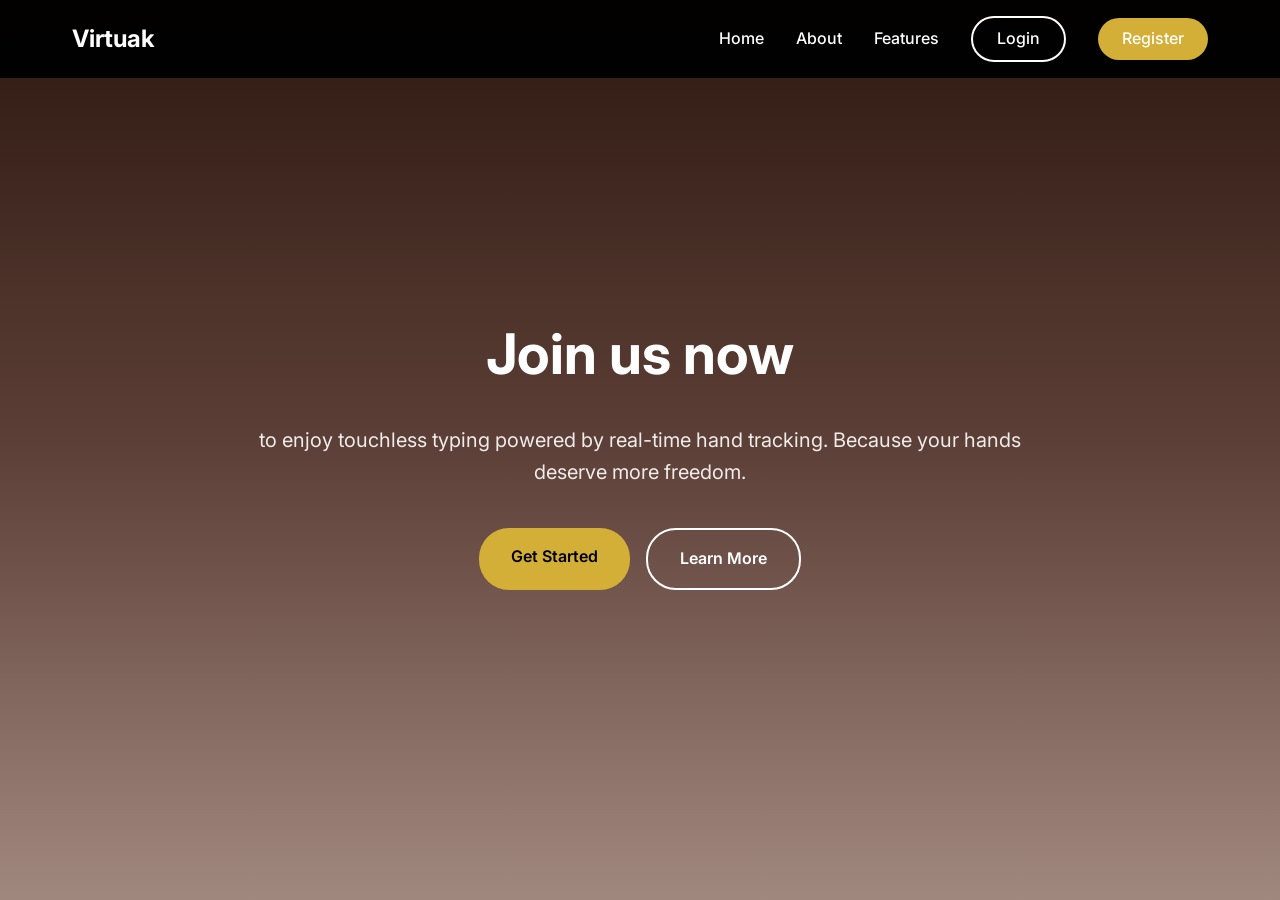
<file: Virtual-Keyboard-main/Virtuak/Virtuak/index.html>
<!DOCTYPE html>
<html lang="en">
<head>
    <meta charset="UTF-8">
    <meta name="viewport" content="width=device-width, initial-scale=1.0">
    <title>Virtuak - Touchless Typing</title>
    <link rel="stylesheet" href="styles.css">
    <link href="https://fonts.googleapis.com/css2?family=Inter:wght@300;400;500;600;700&display=swap" rel="stylesheet">
</head>
<body>
    <nav class="navbar">
        <div class="nav-container">
            <div class="nav-logo">
                <h2>Virtuak</h2>
            </div>
            <div class="nav-links">
                <a href="#home">Home</a>
                <a href="#about">About</a>
                <a href="#features">Features</a>
                <a href="login.html" class="btn-login">Login</a>
                <a href="register.html" class="btn-register">Register</a>
            </div>
        </div>
    </nav>

    <main class="hero-section-full">
        <div class="hero-content-full">
            <h1>Join us now</h1>
            <p>to enjoy touchless typing powered by real-time hand tracking. Because your hands deserve more freedom.</p>
            <div class="hero-buttons">
                <a href="register.html" class="btn-primary">Get Started</a>
                <a href="#learn-more" class="btn-secondary">Learn More</a>
            </div>
        </div>
    </main>

    <script src="script.js"></script>
</body>
</html>
</file>
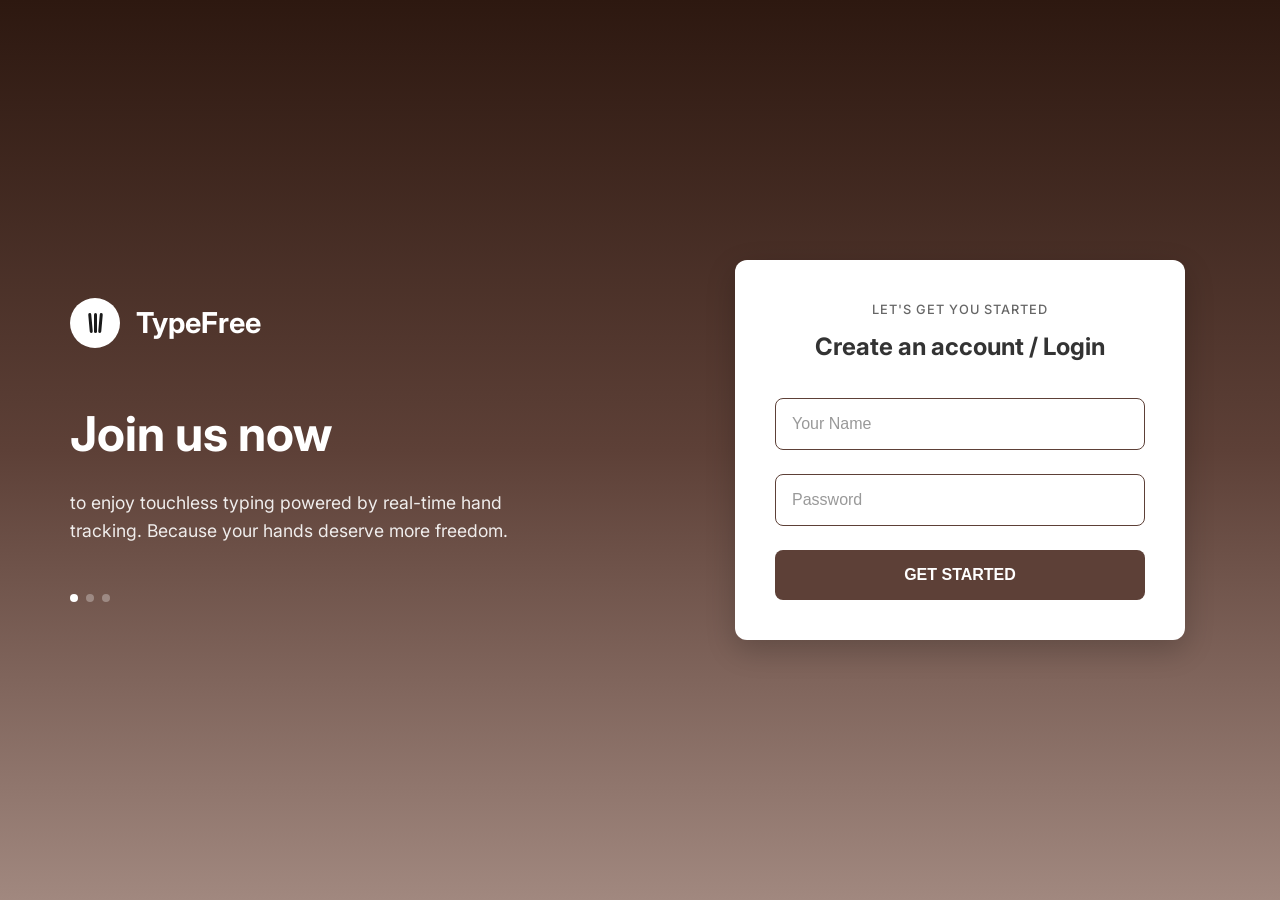
<file: Virtual-Keyboard-main/Virtuak/Virtuak/login.html>
<!DOCTYPE html>
<html lang="en">
<head>
    <meta charset="UTF-8">
    <meta name="viewport" content="width=device-width, initial-scale=1.0">
    <title>Login - TypeFree</title>
    <link rel="stylesheet" href="styles.css">
    <link href="https://fonts.googleapis.com/css2?family=Inter:wght@300;400;500;600;700&display=swap" rel="stylesheet">
</head>
<body class="split-layout">
    <div class="split-container">
        <!-- Left Section - Hero Content -->
        <div class="hero-section">
            <div class="hero-content">
                <div class="logo-section">
                    <div class="logo">
                        <div class="logo-lines">
                            <div class="line"></div>
                            <div class="line"></div>
                            <div class="line"></div>
                        </div>
                    </div>
                    <h1 class="brand-name">TypeFree</h1>
                </div>
                
                <div class="hero-text">
                    <h2>Join us now</h2>
                    <p>to enjoy touchless typing powered by real-time hand tracking. Because your hands deserve more freedom.</p>
                </div>
                
                <div class="navigation-dots">
                    <div class="dot active"></div>
                    <div class="dot"></div>
                    <div class="dot"></div>
                </div>
            </div>
        </div>

        <!-- Right Section - Login Form -->
        <div class="form-section">
            <div class="form-container">
                <div class="form-header">
                    <p class="form-subtitle">LET'S GET YOU STARTED</p>
                    <h3>Create an account / Login</h3>
                </div>
                
                <form class="auth-form" id="loginForm">
                    <div class="form-group">
                        <input type="text" id="name" name="name" placeholder="Your Name" required>
                    </div>
                    
                    <div class="form-group">
                        <input type="password" id="password" name="password" placeholder="Password" required>
                    </div>
                    
                    <button type="submit" class="btn-submit">GET STARTED</button>
                </form>
            </div>
        </div>
    </div>

    <script src="script.js"></script>
</body>
</html>
</file>
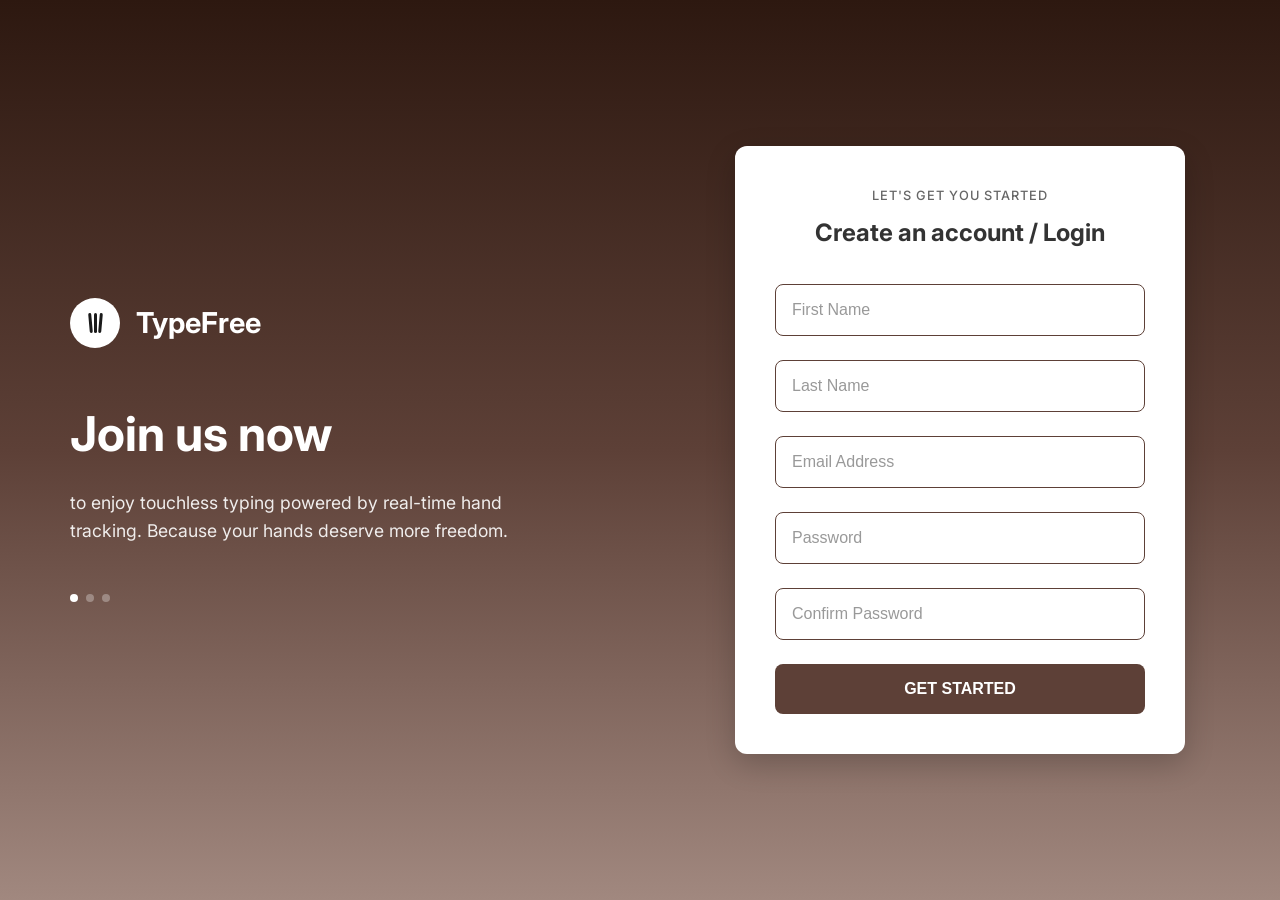
<file: Virtual-Keyboard-main/Virtuak/Virtuak/register.html>
<!DOCTYPE html>
<html lang="en">
<head>
    <meta charset="UTF-8">
    <meta name="viewport" content="width=device-width, initial-scale=1.0">
    <title>Register - TypeFree</title>
    <link rel="stylesheet" href="styles.css">
    <link href="https://fonts.googleapis.com/css2?family=Inter:wght@300;400;500;600;700&display=swap" rel="stylesheet">
</head>
<body class="split-layout">
    <div class="split-container">
        <!-- Left Section - Hero Content -->
        <div class="hero-section">
            <div class="hero-content">
                <div class="logo-section">
                    <div class="logo">
                        <div class="logo-lines">
                            <div class="line"></div>
                            <div class="line"></div>
                            <div class="line"></div>
                        </div>
                    </div>
                    <h1 class="brand-name">TypeFree</h1>
                </div>
                
                <div class="hero-text">
                    <h2>Join us now</h2>
                    <p>to enjoy touchless typing powered by real-time hand tracking. Because your hands deserve more freedom.</p>
                </div>
                
                <div class="navigation-dots">
                    <div class="dot active"></div>
                    <div class="dot"></div>
                    <div class="dot"></div>
                </div>
            </div>
        </div>

        <!-- Right Section - Registration Form -->
        <div class="form-section">
            <div class="form-container">
                <div class="form-header">
                    <p class="form-subtitle">LET'S GET YOU STARTED</p>
                    <h3>Create an account / Login</h3>
                </div>
                
                <form class="auth-form" id="registerForm">
                    <div class="form-group">
                        <input type="text" id="firstName" name="firstName" placeholder="First Name" required>
                    </div>
                    
                    <div class="form-group">
                        <input type="text" id="lastName" name="lastName" placeholder="Last Name" required>
                    </div>
                    
                    <div class="form-group">
                        <input type="email" id="email" name="email" placeholder="Email Address" required>
                    </div>
                    
                    <div class="form-group">
                        <input type="password" id="password" name="password" placeholder="Password" required>
                    </div>
                    
                    <div class="form-group">
                        <input type="password" id="confirmPassword" name="confirmPassword" placeholder="Confirm Password" required>
                    </div>
                    
                    <button type="submit" class="btn-submit">GET STARTED</button>
                </form>
            </div>
        </div>
    </div>

    <script src="script.js"></script>
</body>
</html>
</file>
<file: Virtual-Keyboard-main/Virtuak/Virtuak/styles.css>
/* Reset and base styles */
* {
    margin: 0;
    padding: 0;
    box-sizing: border-box;
}

body {
    font-family: 'Inter', sans-serif;
    line-height: 1.6;
    color: #ffffff;
    background: linear-gradient(180deg, #2d1810 0%, #5d4037 50%, #a1887f 100%);
    overflow-x: hidden;
    min-height: 100vh;
}

/* Split Layout */
.split-layout {
    min-height: 100vh;
}

.split-container {
    display: flex;
    min-height: 100vh;
}

/* Left Section - Hero */
.hero-section {
    flex: 1;
    display: flex;
    align-items: center;
    justify-content: center;
    padding: 2rem;
    position: relative;
}

.hero-content {
    max-width: 500px;
    width: 100%;
}

.logo-section {
    display: flex;
    align-items: center;
    margin-bottom: 3rem;
}

.logo {
    width: 50px;
    height: 50px;
    background: #ffffff;
    border-radius: 50%;
    display: flex;
    align-items: center;
    justify-content: center;
    margin-right: 1rem;
}

.logo-lines {
    display: flex;
    gap: 2px;
}

.line {
    width: 3px;
    height: 20px;
    background: #1a1a1a;
    border-radius: 2px;
    transform: rotate(-5deg);
}

.line:nth-child(2) {
    transform: rotate(0deg);
}

.line:nth-child(3) {
    transform: rotate(5deg);
}

.brand-name {
    font-size: 1.8rem;
    font-weight: 700;
    color: #ffffff;
}

.hero-text h2 {
    font-size: 3rem;
    font-weight: 700;
    margin-bottom: 1rem;
    color: #ffffff;
}

.hero-text p {
    font-size: 1.1rem;
    color: #ffffff;
    opacity: 0.9;
    line-height: 1.6;
}

.navigation-dots {
    display: flex;
    gap: 0.5rem;
    margin-top: 3rem;
}

.dot {
    width: 8px;
    height: 8px;
    background: rgba(255, 255, 255, 0.3);
    border-radius: 50%;
    transition: all 0.3s ease;
}

.dot.active {
    background: #ffffff;
}

/* Right Section - Form */
.form-section {
    flex: 1;
    display: flex;
    align-items: center;
    justify-content: center;
    padding: 2rem;
}

.form-container {
    max-width: 450px;
    width: 100%;
    background: #ffffff;
    padding: 2.5rem;
    border-radius: 12px;
    box-shadow: 0 10px 30px rgba(0, 0, 0, 0.2);
}

.form-header {
    text-align: center;
    margin-bottom: 2rem;
}

.form-subtitle {
    font-size: 0.8rem;
    color: #666666;
    font-weight: 500;
    letter-spacing: 1px;
    margin-bottom: 0.5rem;
}

.form-header h3 {
    font-size: 1.5rem;
    font-weight: 700;
    color: #333333;
}

/* Form Styles */
.auth-form {
    width: 100%;
}

.form-group {
    margin-bottom: 1.5rem;
}

.form-group input {
    width: 100%;
    padding: 1rem;
    border: 1px solid #e0e0e0;
    border-radius: 8px;
    background: #ffffff;
    border-color: #5d4037;
    color: #5d4037;
    font-size: 1rem;
    transition: all 0.3s ease;
}

.form-group input:focus {
    outline: none;
    border-color: #5d4037;
    box-shadow: 0 0 0 3px rgba(93, 64, 55, 0.1);
}

.form-group input::placeholder {
    color: #999999;
}

/* Submit Button */
.btn-submit {
    width: 100%;
    padding: 1rem;
    background: #5d4037;
    color: #ffffff;
    border: none;
    border-radius: 8px;
    font-size: 1rem;
    font-weight: 600;
    cursor: pointer;
    transition: all 0.3s ease;
}

.btn-submit:hover {
    background: #8d6e63;
    transform: translateY(-2px);
    box-shadow: 0 10px 25px rgba(0, 0, 0, 0.2);
}

.btn-submit:active {
    transform: translateY(0);
}

/* Navigation */
.navbar {
    position: fixed;
    top: 0;
    width: 100%;
    background: rgba(0, 0, 0, 0.95);
    backdrop-filter: blur(10px);
    z-index: 1000;
    padding: 1rem 0;
}

.nav-container {
    max-width: 1200px;
    margin: 0 auto;
    padding: 0 2rem;
    display: flex;
    justify-content: space-between;
    align-items: center;
}

.nav-logo h2 {
    font-weight: 700;
    font-size: 1.5rem;
    color: #ffffff;
}

.nav-links {
    display: flex;
    gap: 2rem;
    align-items: center;
}

.nav-links a {
    text-decoration: none;
    color: #ffffff;
    font-weight: 500;
    transition: color 0.3s ease;
}

.nav-links a:hover {
    color: #d4af37;
}

.btn-login, .btn-register {
    padding: 0.5rem 1.5rem;
    border-radius: 25px;
    transition: all 0.3s ease;
}

.btn-login {
    border: 2px solid #ffffff;
}

.btn-login:hover {
    background: #ffffff;
    color: #000000;
}

.btn-register {
    background: #d4af37;
    color: #000000;
}

.btn-register:hover {
    background: #b8941f;
    transform: translateY(-2px);
}

/* Hero Section (for index.html) */
.hero-section-full {
    min-height: 100vh;
    display: flex;
    align-items: center;
    justify-content: center;
    text-align: center;
    padding: 0 2rem;
}

.hero-content-full {
    max-width: 800px;
}

.hero-content-full h1 {
    font-size: 3.5rem;
    font-weight: 700;
    margin-bottom: 1.5rem;
    color: #ffffff;
}

.hero-content-full p {
    font-size: 1.25rem;
    font-weight: 400;
    margin-bottom: 2.5rem;
    color: #ffffff;
    opacity: 0.9;
}

.hero-buttons {
    display: flex;
    gap: 1rem;
    justify-content: center;
    flex-wrap: wrap;
}

.btn-primary, .btn-secondary {
    padding: 1rem 2rem;
    border-radius: 30px;
    text-decoration: none;
    font-weight: 600;
    transition: all 0.3s ease;
    display: inline-block;
}

.btn-primary {
    background: #d4af37;
    color: #000000;
}

.btn-primary:hover {
    background: #b8941f;
    transform: translateY(-3px);
    box-shadow: 0 10px 25px rgba(212, 175, 55, 0.3);
}

.btn-secondary {
    border: 2px solid #ffffff;
    color: #ffffff;
}

.btn-secondary:hover {
    background: #ffffff;
    color: #000000;
    transform: translateY(-3px);
}

/* Auth Pages (Legacy styles for backward compatibility) */
.auth-page {
    min-height: 100vh;
    display: flex;
    align-items: center;
    justify-content: center;
    padding: 2rem;
}

.auth-container {
    width: 100%;
    max-width: 450px;
}

.auth-card {
    background: #ffffff;
    border-radius: 20px;
    padding: 3rem 2rem;
    box-shadow: 0 20px 40px rgba(0, 0, 0, 0.1);
    border: 1px solid #e0e0e0;
}

.auth-header {
    text-align: center;
    margin-bottom: 2rem;
}

.auth-header h2 {
    font-size: 2rem;
    font-weight: 700;
    margin-bottom: 0.5rem;
    color: #333333;
}

.auth-header p {
    color: #666666;
    font-size: 0.95rem;
}

/* Form Styles (Legacy) */
.auth-form-legacy {
    margin-bottom: 2rem;
}

.form-row {
    display: grid;
    grid-template-columns: 1fr 1fr;
    gap: 1rem;
}

.form-group label {
    display: block;
    margin-bottom: 0.5rem;
    font-weight: 500;
    color: #333333;
    font-size: 0.9rem;
}

/* Checkbox Styles */
.form-options {
    display: flex;
    justify-content: space-between;
    align-items: center;
    margin-bottom: 1.5rem;
    flex-wrap: wrap;
    gap: 1rem;
}

.checkbox-label {
    display: flex;
    align-items: center;
    cursor: pointer;
    font-size: 0.9rem;
    color: #333333;
}

.checkbox-label input[type="checkbox"] {
    display: none;
}

.checkmark {
    width: 18px;
    height: 18px;
    border: 2px solid #cccccc;
    border-radius: 4px;
    margin-right: 0.5rem;
    position: relative;
    transition: all 0.3s ease;
}

.checkbox-label input[type="checkbox"]:checked + .checkmark {
    background: #d4af37;
    border-color: #d4af37;
}

.checkbox-label input[type="checkbox"]:checked + .checkmark::after {
    content: '✓';
    position: absolute;
    top: 50%;
    left: 50%;
    transform: translate(-50%, -50%);
    color: #000000;
    font-size: 12px;
    font-weight: bold;
}

.forgot-link {
    color: #d4af37;
    text-decoration: none;
    font-size: 0.9rem;
    transition: color 0.3s ease;
}

.forgot-link:hover {
    color: #b8941f;
}

/* Auth Footer */
.auth-footer {
    text-align: center;
    padding-top: 1.5rem;
    border-top: 1px solid #e0e0e0;
}

.auth-footer p {
    margin-bottom: 1rem;
    color: #666666;
}

.auth-footer a {
    color: #d4af37;
    text-decoration: none;
    transition: color 0.3s ease;
}

.auth-footer a:hover {
    color: #b8941f;
}

.back-home {
    display: inline-block;
    margin-top: 1rem;
    color: #999999 !important;
    font-size: 0.9rem;
}

.back-home:hover {
    color: #666666 !important;
}

/* Responsive Design */
@media (max-width: 768px) {
    .split-container {
        flex-direction: column;
    }
    
    .hero-section {
        padding: 2rem 1rem;
        min-height: 50vh;
    }
    
    .form-section {
        padding: 2rem 1rem;
        min-height: 50vh;
    }
    
    .hero-text h2 {
        font-size: 2rem;
    }
    
    .hero-text p {
        font-size: 1rem;
    }
    
    .nav-links {
        gap: 1rem;
    }
    
    .hero-content-full h1 {
        font-size: 2.5rem;
    }
    
    .hero-content-full p {
        font-size: 1.1rem;
    }
    
    .hero-buttons {
        flex-direction: column;
        align-items: center;
    }
    
    .auth-card {
        padding: 2rem 1.5rem;
    }
    
    .form-row {
        grid-template-columns: 1fr;
    }
    
    .form-options {
        flex-direction: column;
        align-items: flex-start;
    }
}

@media (max-width: 480px) {
    .nav-container {
        padding: 0 1rem;
    }
    
    .hero-section-full {
        padding: 0 1rem;
    }
    
    .hero-content-full h1 {
        font-size: 2rem;
    }
    
    .auth-page {
        padding: 1rem;
    }
    
    .auth-card {
        padding: 1.5rem 1rem;
    }
    
    .hero-text h2 {
        font-size: 1.8rem;
    }
    
    .brand-name {
        font-size: 1.5rem;
    }
}

/* Animation for form inputs */
@keyframes fadeInUp {
    from {
        opacity: 0;
        transform: translateY(20px);
    }
    to {
        opacity: 1;
        transform: translateY(0);
    }
}

.form-container {
    animation: fadeInUp 0.6s ease-out;
}

/* Custom scrollbar */
::-webkit-scrollbar {
    width: 8px;
}

::-webkit-scrollbar-track {
    background: #5d4037;
}

::-webkit-scrollbar-thumb {
    background: #d4af37;
    border-radius: 4px;
}

::-webkit-scrollbar-thumb:hover {
    background: #b8941f;
}
</file>
